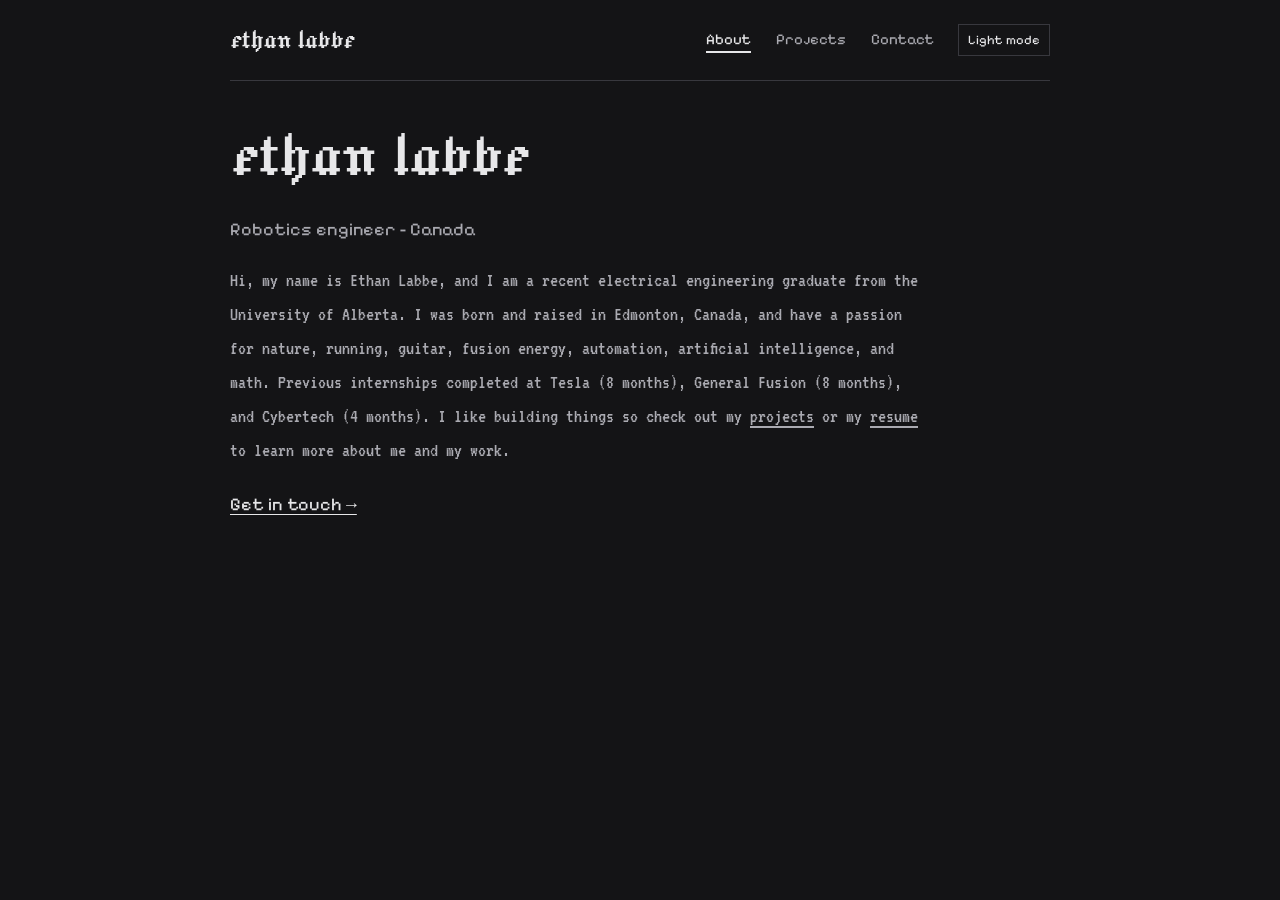
<file: index.html>
<!DOCTYPE html>
<html lang="en">

<head>
    <meta charset="UTF-8">
    <meta http-equiv="X-UA-Compatible" content="IE=edge">
    <meta name="viewport" content="width=device-width, initial-scale=1.0">

    <!-- SEO Optimization for your name -->
    <title>Ethan Labbe | Robotics Engineer</title>
    <meta name="description"
        content="Explore the project portfolio of Ethan Labbe, featuring work in Stereo Vision Systems, Fusion Energy research, and autonomous vehicle controls.">
    <meta name="author" content="Ethan Labbe">
    <link rel="canonical" href="https://ethanlabbe.github.io/" />

    <!-- Open Graph Tags for LinkedIn -->
    <meta property="og:title" content="Ethan Labbe | Project Portfolio">
    <meta property="og:description"
        content="Engineering portfolio featuring Stereo Vision Systems, Fusion Energy Fuel Targets, and Home Automation.">
    <meta property="og:url" content="https://ethanlabbe.github.io/">
    <meta property="og:type" content="website">

    <link rel="icon" type="image/png" href="external/logo.png">
    <meta name="theme-color" content="#141416">
    <link rel="preconnect" href="https://fonts.googleapis.com">
    <link rel="preconnect" href="https://fonts.gstatic.com" crossorigin>
    <link href="https://fonts.googleapis.com/css2?family=VT323&amp;family=Jacquard+12&amp;family=Pixelify+Sans&amp;display=swap" rel="stylesheet">
    <script src="theme.js"></script>
    <link rel="stylesheet" href="style.css">
</head>

<body>
    <a class="skip-link" href="#main">Skip to content</a>
    <header class="site-header">
        <a class="wordmark" href="index.html">ethan labbe</a>
        <div class="header-actions"><nav aria-label="Main navigation"><a href="index.html" aria-current="page">About</a><a href="projects.html">Projects</a><a href="contact.html">Contact</a></nav><button class="theme-toggle" type="button" aria-label="Switch to light mode" aria-pressed="false" hidden>Light mode</button></div>
    </header>
<main id="main" class="wrap text-page"><h1>ethan labbe</h1><p class="intro-role">Robotics engineer - Canada</p><div class="about-layout"><div class="markdown-content"><p>Hi, my name is Ethan Labbe, and I am a recent electrical engineering graduate from the University of Alberta. I was born and raised in Edmonton, Canada, and have a passion for nature, running, guitar, fusion energy, automation, artificial intelligence, and math. Previous internships completed at Tesla (8 months), General Fusion (8 months), and Cybertech (4 months). I like building things so check out my <a href="projects.html">projects</a> or my <a href="external/Ethan_Labbe_Resume.pdf" target="_blank" rel="noopener noreferrer">resume</a> to learn more about me and my work.</p></div></div><a class="text-link" href="contact.html">Get in touch &#8594;</a></main>
</body>
</html>
</file>
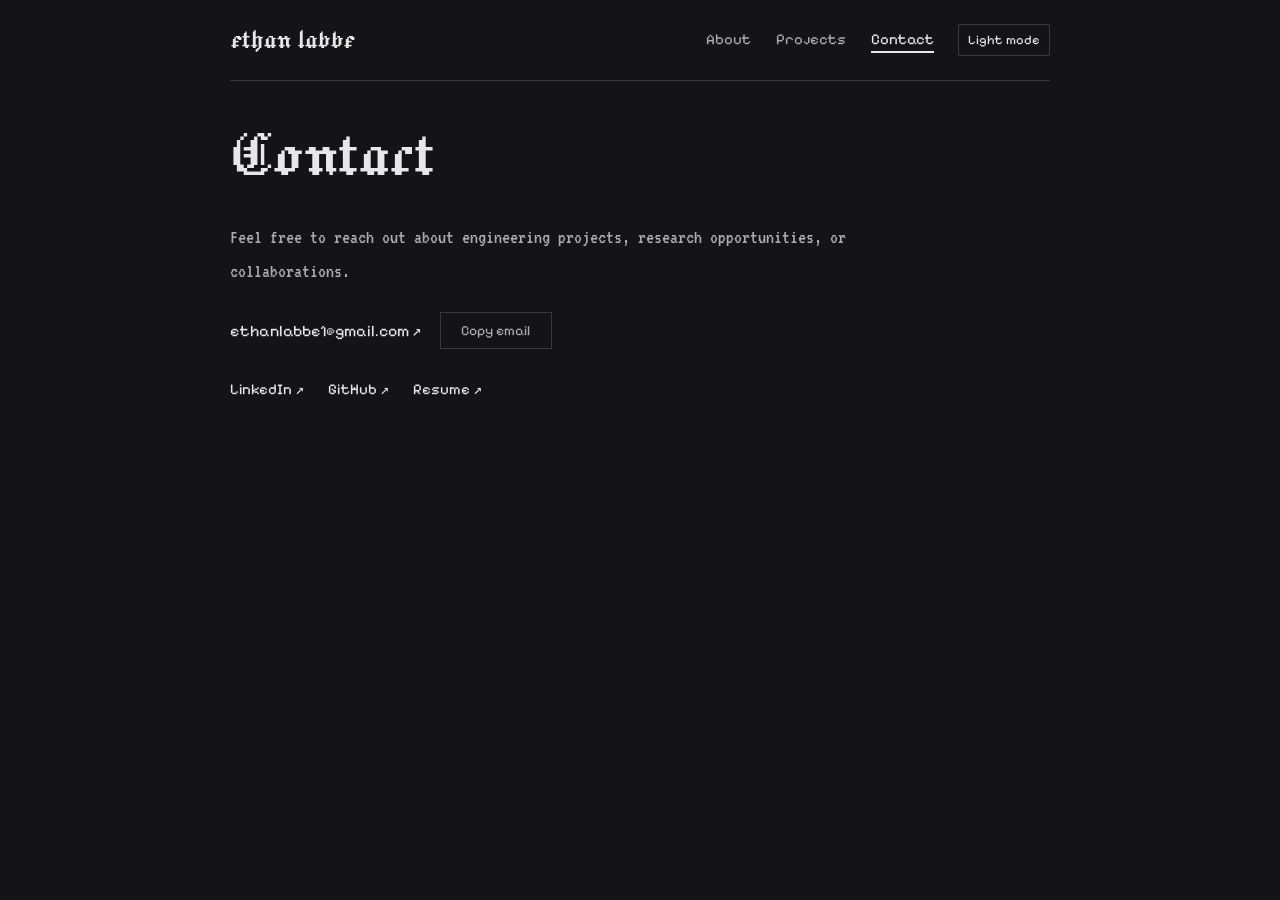
<file: contact.html>
<!DOCTYPE html>
<html lang="en">

<head>
    <meta charset="UTF-8">
    <meta http-equiv="X-UA-Compatible" content="IE=edge">
    <meta name="viewport" content="width=device-width, initial-scale=1.0">

    <!-- SEO Optimization for your name -->
    <title>Contact | Ethan Labbe</title>
    <meta name="description"
        content="Explore the project portfolio of Ethan Labbe, featuring work in Stereo Vision Systems, Fusion Energy research, and autonomous vehicle controls.">
    <meta name="author" content="Ethan Labbe">
    <link rel="canonical" href="https://ethanlabbe.github.io/contact.html" />

    <!-- Open Graph Tags for LinkedIn -->
    <meta property="og:title" content="Ethan Labbe | Project Portfolio">
    <meta property="og:description"
        content="Engineering portfolio featuring Stereo Vision Systems, Fusion Energy Fuel Targets, and Home Automation.">
    <meta property="og:url" content="https://ethanlabbe.github.io/contact.html">
    <meta property="og:type" content="website">

    <link rel="icon" type="image/png" href="external/logo.png">
    <meta name="theme-color" content="#141416">
    <link rel="preconnect" href="https://fonts.googleapis.com">
    <link rel="preconnect" href="https://fonts.gstatic.com" crossorigin>
    <link href="https://fonts.googleapis.com/css2?family=VT323&amp;family=Jacquard+12&amp;family=Pixelify+Sans&amp;display=swap" rel="stylesheet">
    <script src="theme.js"></script>
    <link rel="stylesheet" href="style.css">
</head>

<body>
    <a class="skip-link" href="#main">Skip to content</a>
    <header class="site-header">
        <a class="wordmark" href="index.html">ethan labbe</a>
        <div class="header-actions"><nav aria-label="Main navigation"><a href="index.html">About</a><a href="projects.html">Projects</a><a href="contact.html" aria-current="page">Contact</a></nav><button class="theme-toggle" type="button" aria-label="Switch to light mode" aria-pressed="false" hidden>Light mode</button></div>
    </header>
<main id="main" class="text-page"><section id="contact" class="contact-section wrap" aria-labelledby="contact-title"><h1 id="contact-title">Contact</h1><div id="contact-content" class="markdown-content"><p>Feel free to reach out about engineering projects, research opportunities, or collaborations.</p></div><div class="contact-row"><a class="contact-email" href="mailto:ethanlabbe1@gmail.com">ethanlabbe1@gmail.com <span aria-hidden="true">&nearr;</span></a><button class="copy-email" type="button" data-email="ethanlabbe1@gmail.com" aria-label="Copy email address" aria-live="polite">Copy email</button></div><div class="social-links"><a target="_blank" rel="noopener noreferrer" href="https://www.linkedin.com/in/ethan-labbe/">LinkedIn &nearr;</a><a target="_blank" rel="noopener noreferrer" href="https://github.com/EthanLabbe">GitHub &nearr;</a><a target="_blank" rel="noopener noreferrer" href="external/Ethan_Labbe_Resume.pdf">Resume &nearr;</a></div></section></main>
<script src="contact.js" defer></script>
</body>
</html>
</file>
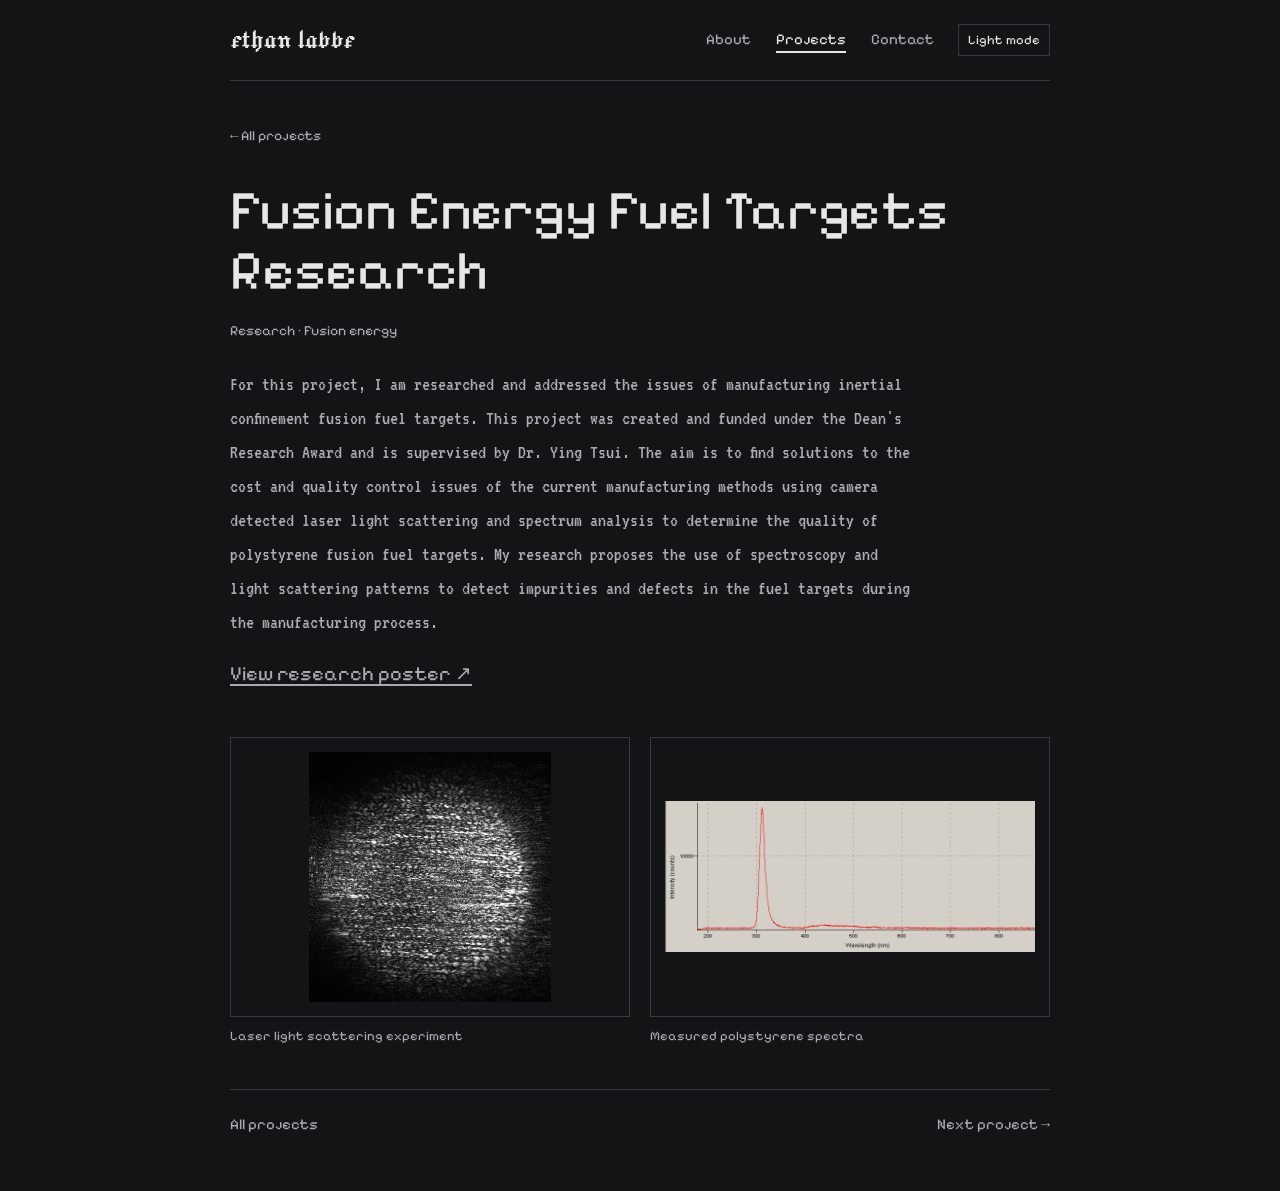
<file: fusion-energy.html>
<!DOCTYPE html>
<html lang="en">

<head>
    <meta charset="UTF-8">
    <meta http-equiv="X-UA-Compatible" content="IE=edge">
    <meta name="viewport" content="width=device-width, initial-scale=1.0">

    <!-- SEO Optimization for your name -->
    <title>Fusion Energy Fuel Targets Research | Ethan Labbe</title>
    <meta name="description"
        content="Explore the project portfolio of Ethan Labbe, featuring work in Stereo Vision Systems, Fusion Energy research, and autonomous vehicle controls.">
    <meta name="author" content="Ethan Labbe">
    <link rel="canonical" href="https://ethanlabbe.github.io/fusion-energy.html" />

    <!-- Open Graph Tags for LinkedIn -->
    <meta property="og:title" content="Ethan Labbe | Project Portfolio">
    <meta property="og:description"
        content="Engineering portfolio featuring Stereo Vision Systems, Fusion Energy Fuel Targets, and Home Automation.">
    <meta property="og:url" content="https://ethanlabbe.github.io/fusion-energy.html">
    <meta property="og:type" content="website">

    <link rel="icon" type="image/png" href="external/logo.png">
    <meta name="theme-color" content="#141416">
    <link rel="preconnect" href="https://fonts.googleapis.com">
    <link rel="preconnect" href="https://fonts.gstatic.com" crossorigin>
    <link href="https://fonts.googleapis.com/css2?family=VT323&amp;family=Jacquard+12&amp;family=Pixelify+Sans&amp;display=swap" rel="stylesheet">
    <script src="theme.js"></script>
    <link rel="stylesheet" href="style.css">
</head>

<body>
    <a class="skip-link" href="#main">Skip to content</a>
    <header class="site-header">
        <a class="wordmark" href="index.html">ethan labbe</a>
        <div class="header-actions"><nav aria-label="Main navigation"><a href="index.html">About</a><a href="projects.html" aria-current="page">Projects</a><a href="contact.html">Contact</a></nav><button class="theme-toggle" type="button" aria-label="Switch to light mode" aria-pressed="false" hidden>Light mode</button></div>
    </header>
<main id="main" class="wrap detail-page"><a class="back-link" href="projects.html">&#8592; All projects</a><article class="project">
                <div class="project-heading"><div><p class="eyebrow">Research &middot; Fusion energy</p><h1>Fusion Energy Fuel Targets Research</h1></div></div>
                <div class="project-body"><div id="project-fusion-energy-fuel-research"><p>For this project, I am researched and addressed the issues of manufacturing inertial confinement fusion fuel targets. This project was created and funded under the Dean&#x27;s Research Award and is supervised by Dr. Ying Tsui. The aim is to find solutions to the cost and quality control issues of the current manufacturing methods using camera detected laser light scattering and spectrum analysis to determine the quality of polystyrene fusion fuel targets. My research proposes the use of spectroscopy and light scattering patterns to detect impurities and defects in the fuel targets during the manufacturing process.</p></div><a class="text-link research-link" target="_blank" rel="noopener noreferrer" href="external/DRAposter2.pdf">View research poster <span aria-hidden="true">&nearr;</span></a></div>
<div class="project-gallery"><figure><img loading="lazy" decoding="async" src="external/Samplelightscattering.webp" alt="Laser light scattering experiment"><figcaption>Laser light scattering experiment</figcaption></figure><figure><img loading="lazy" decoding="async" src="external/Polystyrenespectra.webp" alt="Measured polystyrene spectra"><figcaption>Measured polystyrene spectra</figcaption></figure></div>
            </article><nav class="project-pagination" aria-label="Project navigation"><a href="projects.html">All projects</a><a href="solar-tracking.html">Next project &#8594;</a></nav></main>
</body>
</html>
</file>
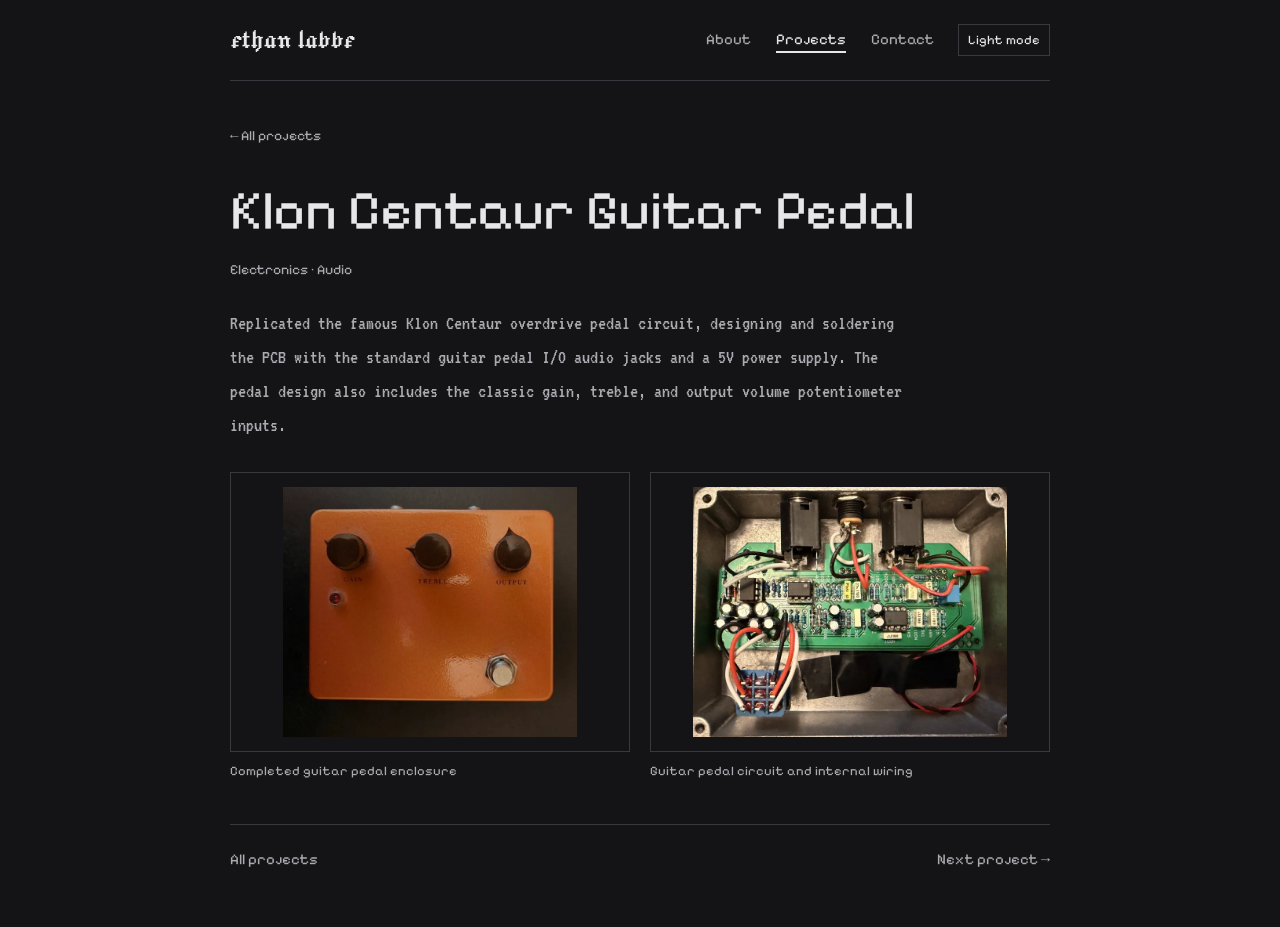
<file: guitar-pedal.html>
<!DOCTYPE html>
<html lang="en">

<head>
    <meta charset="UTF-8">
    <meta http-equiv="X-UA-Compatible" content="IE=edge">
    <meta name="viewport" content="width=device-width, initial-scale=1.0">

    <!-- SEO Optimization for your name -->
    <title>Klon Centaur Guitar Pedal | Ethan Labbe</title>
    <meta name="description"
        content="Explore the project portfolio of Ethan Labbe, featuring work in Stereo Vision Systems, Fusion Energy research, and autonomous vehicle controls.">
    <meta name="author" content="Ethan Labbe">
    <link rel="canonical" href="https://ethanlabbe.github.io/guitar-pedal.html" />

    <!-- Open Graph Tags for LinkedIn -->
    <meta property="og:title" content="Ethan Labbe | Project Portfolio">
    <meta property="og:description"
        content="Engineering portfolio featuring Stereo Vision Systems, Fusion Energy Fuel Targets, and Home Automation.">
    <meta property="og:url" content="https://ethanlabbe.github.io/guitar-pedal.html">
    <meta property="og:type" content="website">

    <link rel="icon" type="image/png" href="external/logo.png">
    <meta name="theme-color" content="#141416">
    <link rel="preconnect" href="https://fonts.googleapis.com">
    <link rel="preconnect" href="https://fonts.gstatic.com" crossorigin>
    <link href="https://fonts.googleapis.com/css2?family=VT323&amp;family=Jacquard+12&amp;family=Pixelify+Sans&amp;display=swap" rel="stylesheet">
    <script src="theme.js"></script>
    <link rel="stylesheet" href="style.css">
</head>

<body>
    <a class="skip-link" href="#main">Skip to content</a>
    <header class="site-header">
        <a class="wordmark" href="index.html">ethan labbe</a>
        <div class="header-actions"><nav aria-label="Main navigation"><a href="index.html">About</a><a href="projects.html" aria-current="page">Projects</a><a href="contact.html">Contact</a></nav><button class="theme-toggle" type="button" aria-label="Switch to light mode" aria-pressed="false" hidden>Light mode</button></div>
    </header>
<main id="main" class="wrap detail-page"><a class="back-link" href="projects.html">&#8592; All projects</a><article class="project">
                <div class="project-heading"><div><p class="eyebrow">Electronics &middot; Audio</p><h1>Klon Centaur Guitar Pedal</h1></div></div>
                <div class="project-body"><div id="project-guitar-pedal"><p>Replicated the famous Klon Centaur overdrive pedal circuit, designing and soldering the PCB with the standard guitar pedal I/O audio jacks and a 5V power supply. The pedal design also includes the classic gain, treble, and output volume potentiometer inputs.</p></div></div>
<div class="project-gallery"><figure><img loading="lazy" decoding="async" src="external/guitar-pedal-enclosure.webp" alt="Completed guitar pedal enclosure"><figcaption>Completed guitar pedal enclosure</figcaption></figure><figure><img loading="lazy" decoding="async" src="external/guitar-pedal-open.webp" alt="Guitar pedal circuit and internal wiring"><figcaption>Guitar pedal circuit and internal wiring</figcaption></figure></div>
            </article><nav class="project-pagination" aria-label="Project navigation"><a href="projects.html">All projects</a><a href="fusion-energy.html">Next project &#8594;</a></nav></main>
</body>
</html>
</file>
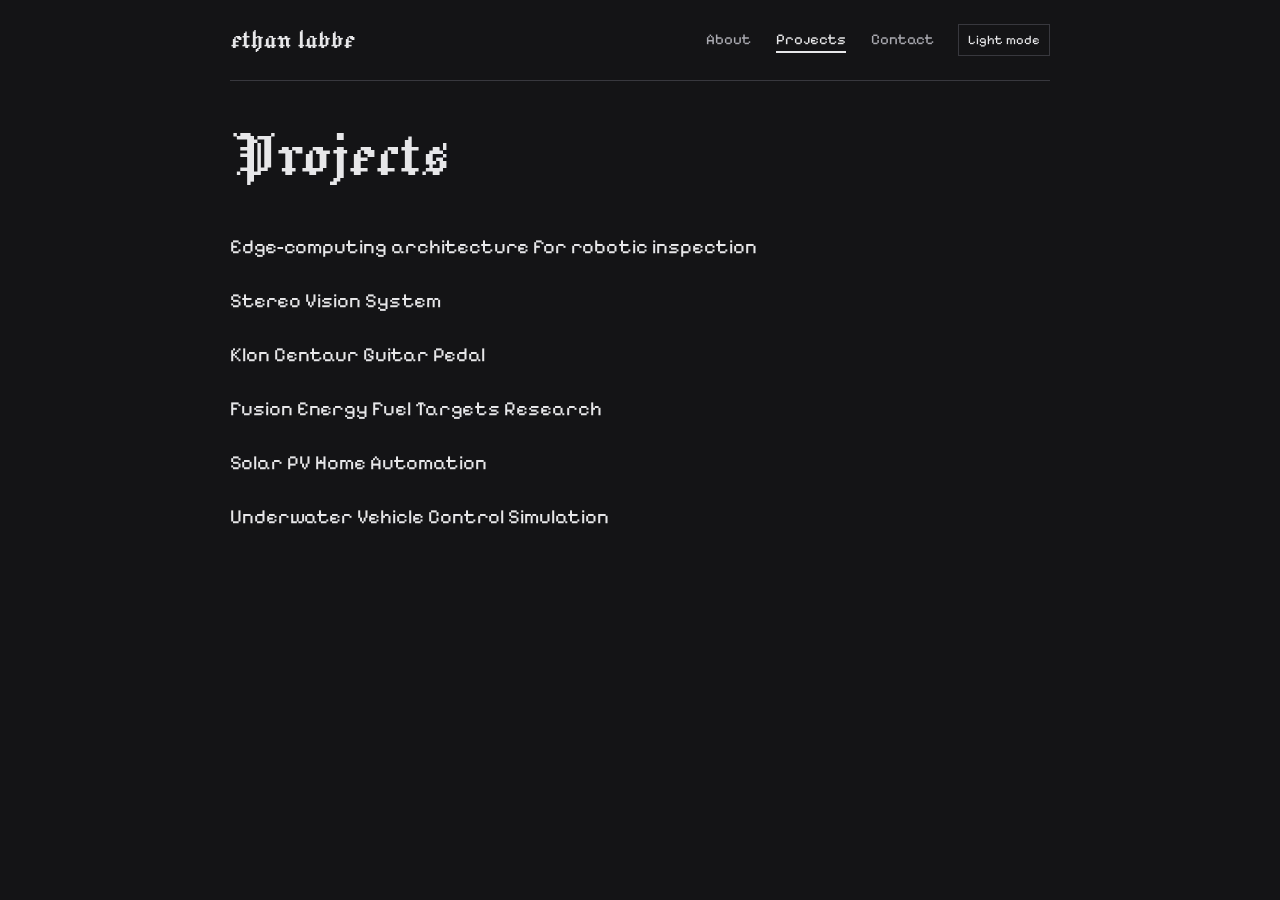
<file: projects.html>
<!DOCTYPE html>
<html lang="en">

<head>
    <meta charset="UTF-8">
    <meta http-equiv="X-UA-Compatible" content="IE=edge">
    <meta name="viewport" content="width=device-width, initial-scale=1.0">

    <!-- SEO Optimization for your name -->
    <title>Projects | Ethan Labbe</title>
    <meta name="description"
        content="Explore the project portfolio of Ethan Labbe, featuring work in Stereo Vision Systems, Fusion Energy research, and autonomous vehicle controls.">
    <meta name="author" content="Ethan Labbe">
    <link rel="canonical" href="https://ethanlabbe.github.io/projects.html" />

    <!-- Open Graph Tags for LinkedIn -->
    <meta property="og:title" content="Ethan Labbe | Project Portfolio">
    <meta property="og:description"
        content="Engineering portfolio featuring Stereo Vision Systems, Fusion Energy Fuel Targets, and Home Automation.">
    <meta property="og:url" content="https://ethanlabbe.github.io/projects.html">
    <meta property="og:type" content="website">

    <link rel="icon" type="image/png" href="external/logo.png">
    <meta name="theme-color" content="#141416">
    <link rel="preconnect" href="https://fonts.googleapis.com">
    <link rel="preconnect" href="https://fonts.gstatic.com" crossorigin>
    <link href="https://fonts.googleapis.com/css2?family=VT323&amp;family=Jacquard+12&amp;family=Pixelify+Sans&amp;display=swap" rel="stylesheet">
    <script src="theme.js"></script>
    <link rel="stylesheet" href="style.css">
</head>

<body>
    <a class="skip-link" href="#main">Skip to content</a>
    <header class="site-header">
        <a class="wordmark" href="index.html">ethan labbe</a>
        <div class="header-actions"><nav aria-label="Main navigation"><a href="index.html">About</a><a href="projects.html" aria-current="page">Projects</a><a href="contact.html">Contact</a></nav><button class="theme-toggle" type="button" aria-label="Switch to light mode" aria-pressed="false" hidden>Light mode</button></div>
    </header>
<main id="main" class="wrap text-page"><section aria-labelledby="projects-title"><h1 id="projects-title">Projects</h1><ul class="project-list"><li><a class="project-link" href="robotic-inspection.html"><span><span class="project-name">Edge-computing architecture for robotic inspection</span></span></a></li>
<li><a class="project-link" href="stereo-vision.html"><span><span class="project-name">Stereo Vision System</span></span></a></li>
<li><a class="project-link" href="guitar-pedal.html"><span><span class="project-name">Klon Centaur Guitar Pedal</span></span></a></li>
<li><a class="project-link" href="fusion-energy.html"><span><span class="project-name">Fusion Energy Fuel Targets Research</span></span></a></li>
<li><a class="project-link" href="solar-tracking.html"><span><span class="project-name">Solar PV Home Automation</span></span></a></li>
<li><a class="project-link" href="underwater-vehicle.html"><span><span class="project-name">Underwater Vehicle Control Simulation</span></span></a></li>
</ul></section></main>
</body>
</html>
</file>
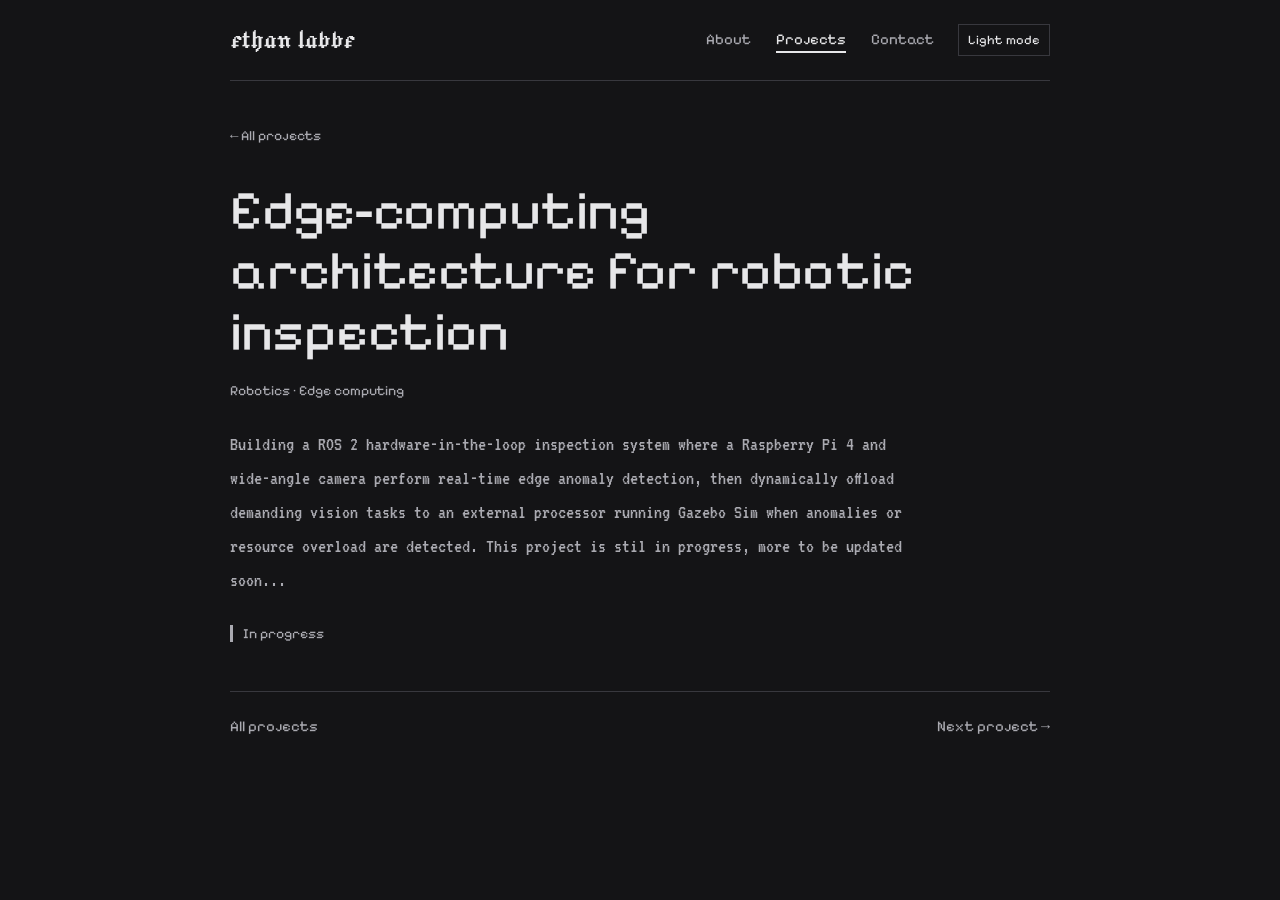
<file: robotic-inspection.html>
<!DOCTYPE html>
<html lang="en">

<head>
    <meta charset="UTF-8">
    <meta http-equiv="X-UA-Compatible" content="IE=edge">
    <meta name="viewport" content="width=device-width, initial-scale=1.0">

    <!-- SEO Optimization for your name -->
    <title>Edge-computing architecture for robotic inspection | Ethan Labbe</title>
    <meta name="description"
        content="Explore the project portfolio of Ethan Labbe, featuring work in Stereo Vision Systems, Fusion Energy research, and autonomous vehicle controls.">
    <meta name="author" content="Ethan Labbe">
    <link rel="canonical" href="https://ethanlabbe.github.io/robotic-inspection.html" />

    <!-- Open Graph Tags for LinkedIn -->
    <meta property="og:title" content="Ethan Labbe | Project Portfolio">
    <meta property="og:description"
        content="Engineering portfolio featuring Stereo Vision Systems, Fusion Energy Fuel Targets, and Home Automation.">
    <meta property="og:url" content="https://ethanlabbe.github.io/robotic-inspection.html">
    <meta property="og:type" content="website">

    <link rel="icon" type="image/png" href="external/logo.png">
    <meta name="theme-color" content="#141416">
    <link rel="preconnect" href="https://fonts.googleapis.com">
    <link rel="preconnect" href="https://fonts.gstatic.com" crossorigin>
    <link href="https://fonts.googleapis.com/css2?family=VT323&amp;family=Jacquard+12&amp;family=Pixelify+Sans&amp;display=swap" rel="stylesheet">
    <script src="theme.js"></script>
    <link rel="stylesheet" href="style.css">
</head>

<body>
    <a class="skip-link" href="#main">Skip to content</a>
    <header class="site-header">
        <a class="wordmark" href="index.html">ethan labbe</a>
        <div class="header-actions"><nav aria-label="Main navigation"><a href="index.html">About</a><a href="projects.html" aria-current="page">Projects</a><a href="contact.html">Contact</a></nav><button class="theme-toggle" type="button" aria-label="Switch to light mode" aria-pressed="false" hidden>Light mode</button></div>
    </header>
<main id="main" class="wrap detail-page"><a class="back-link" href="projects.html">&#8592; All projects</a><article class="project">
                <div class="project-heading"><div><p class="eyebrow">Robotics &middot; Edge computing</p><h1>Edge-computing architecture for robotic inspection</h1></div></div>
                <div class="project-body"><div id="project-robotic-inspection"><p>Building a ROS 2 hardware-in-the-loop inspection system where a Raspberry Pi 4 and wide-angle camera perform real-time edge anomaly detection, then dynamically offload demanding vision tasks to an external processor running Gazebo Sim when anomalies or resource overload are detected. This project is stil in progress, more to be updated soon...</p></div><span class="progress-tag">In progress</span></div>
            </article><nav class="project-pagination" aria-label="Project navigation"><a href="projects.html">All projects</a><a href="stereo-vision.html">Next project &#8594;</a></nav></main>
</body>
</html>
</file>
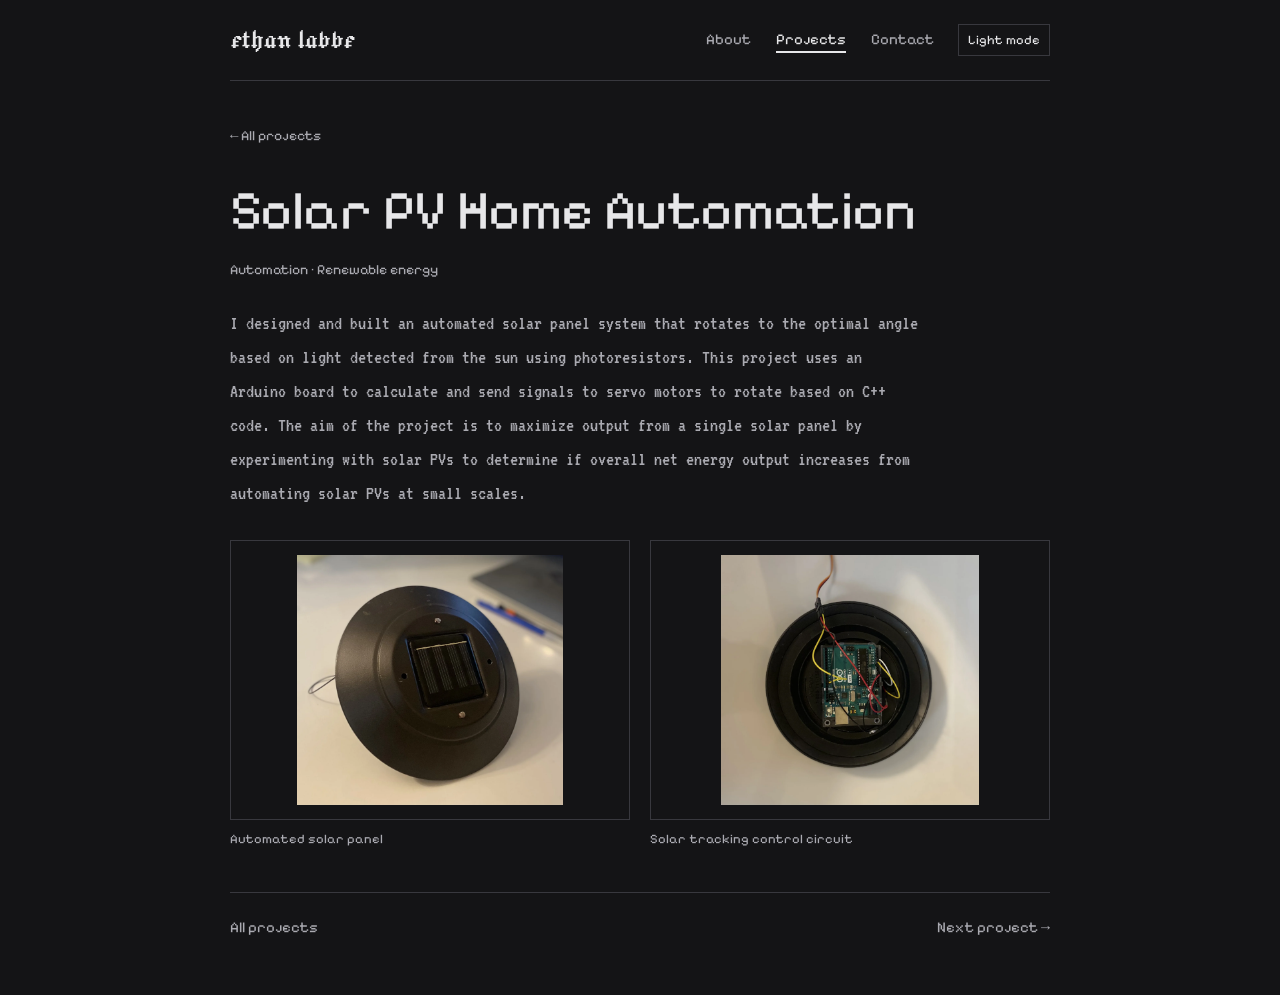
<file: solar-tracking.html>
<!DOCTYPE html>
<html lang="en">

<head>
    <meta charset="UTF-8">
    <meta http-equiv="X-UA-Compatible" content="IE=edge">
    <meta name="viewport" content="width=device-width, initial-scale=1.0">

    <!-- SEO Optimization for your name -->
    <title>Solar PV Home Automation | Ethan Labbe</title>
    <meta name="description"
        content="Explore the project portfolio of Ethan Labbe, featuring work in Stereo Vision Systems, Fusion Energy research, and autonomous vehicle controls.">
    <meta name="author" content="Ethan Labbe">
    <link rel="canonical" href="https://ethanlabbe.github.io/solar-tracking.html" />

    <!-- Open Graph Tags for LinkedIn -->
    <meta property="og:title" content="Ethan Labbe | Project Portfolio">
    <meta property="og:description"
        content="Engineering portfolio featuring Stereo Vision Systems, Fusion Energy Fuel Targets, and Home Automation.">
    <meta property="og:url" content="https://ethanlabbe.github.io/solar-tracking.html">
    <meta property="og:type" content="website">

    <link rel="icon" type="image/png" href="external/logo.png">
    <meta name="theme-color" content="#141416">
    <link rel="preconnect" href="https://fonts.googleapis.com">
    <link rel="preconnect" href="https://fonts.gstatic.com" crossorigin>
    <link href="https://fonts.googleapis.com/css2?family=VT323&amp;family=Jacquard+12&amp;family=Pixelify+Sans&amp;display=swap" rel="stylesheet">
    <script src="theme.js"></script>
    <link rel="stylesheet" href="style.css">
</head>

<body>
    <a class="skip-link" href="#main">Skip to content</a>
    <header class="site-header">
        <a class="wordmark" href="index.html">ethan labbe</a>
        <div class="header-actions"><nav aria-label="Main navigation"><a href="index.html">About</a><a href="projects.html" aria-current="page">Projects</a><a href="contact.html">Contact</a></nav><button class="theme-toggle" type="button" aria-label="Switch to light mode" aria-pressed="false" hidden>Light mode</button></div>
    </header>
<main id="main" class="wrap detail-page"><a class="back-link" href="projects.html">&#8592; All projects</a><article class="project">
                <div class="project-heading"><div><p class="eyebrow">Automation &middot; Renewable energy</p><h1>Solar PV Home Automation</h1></div></div>
                <div class="project-body"><div id="project-solar-pv-home-automation"><p>I designed and built an automated solar panel system that rotates to the optimal angle based on light detected from the sun using photoresistors. This project uses an Arduino board to calculate and send signals to servo motors to rotate based on C++ code. The aim of the project is to maximize output from a single solar panel by experimenting with solar PVs to determine if overall net energy output increases from automating solar PVs at small scales.</p></div></div>
<div class="project-gallery"><figure><img loading="lazy" decoding="async" src="external/SolarPanel.webp" alt="Automated solar panel"><figcaption>Automated solar panel</figcaption></figure><figure><img loading="lazy" decoding="async" src="external/PanelWiring.webp" alt="Solar tracking control circuit"><figcaption>Solar tracking control circuit</figcaption></figure></div>
            </article><nav class="project-pagination" aria-label="Project navigation"><a href="projects.html">All projects</a><a href="underwater-vehicle.html">Next project &#8594;</a></nav></main>
</body>
</html>
</file>
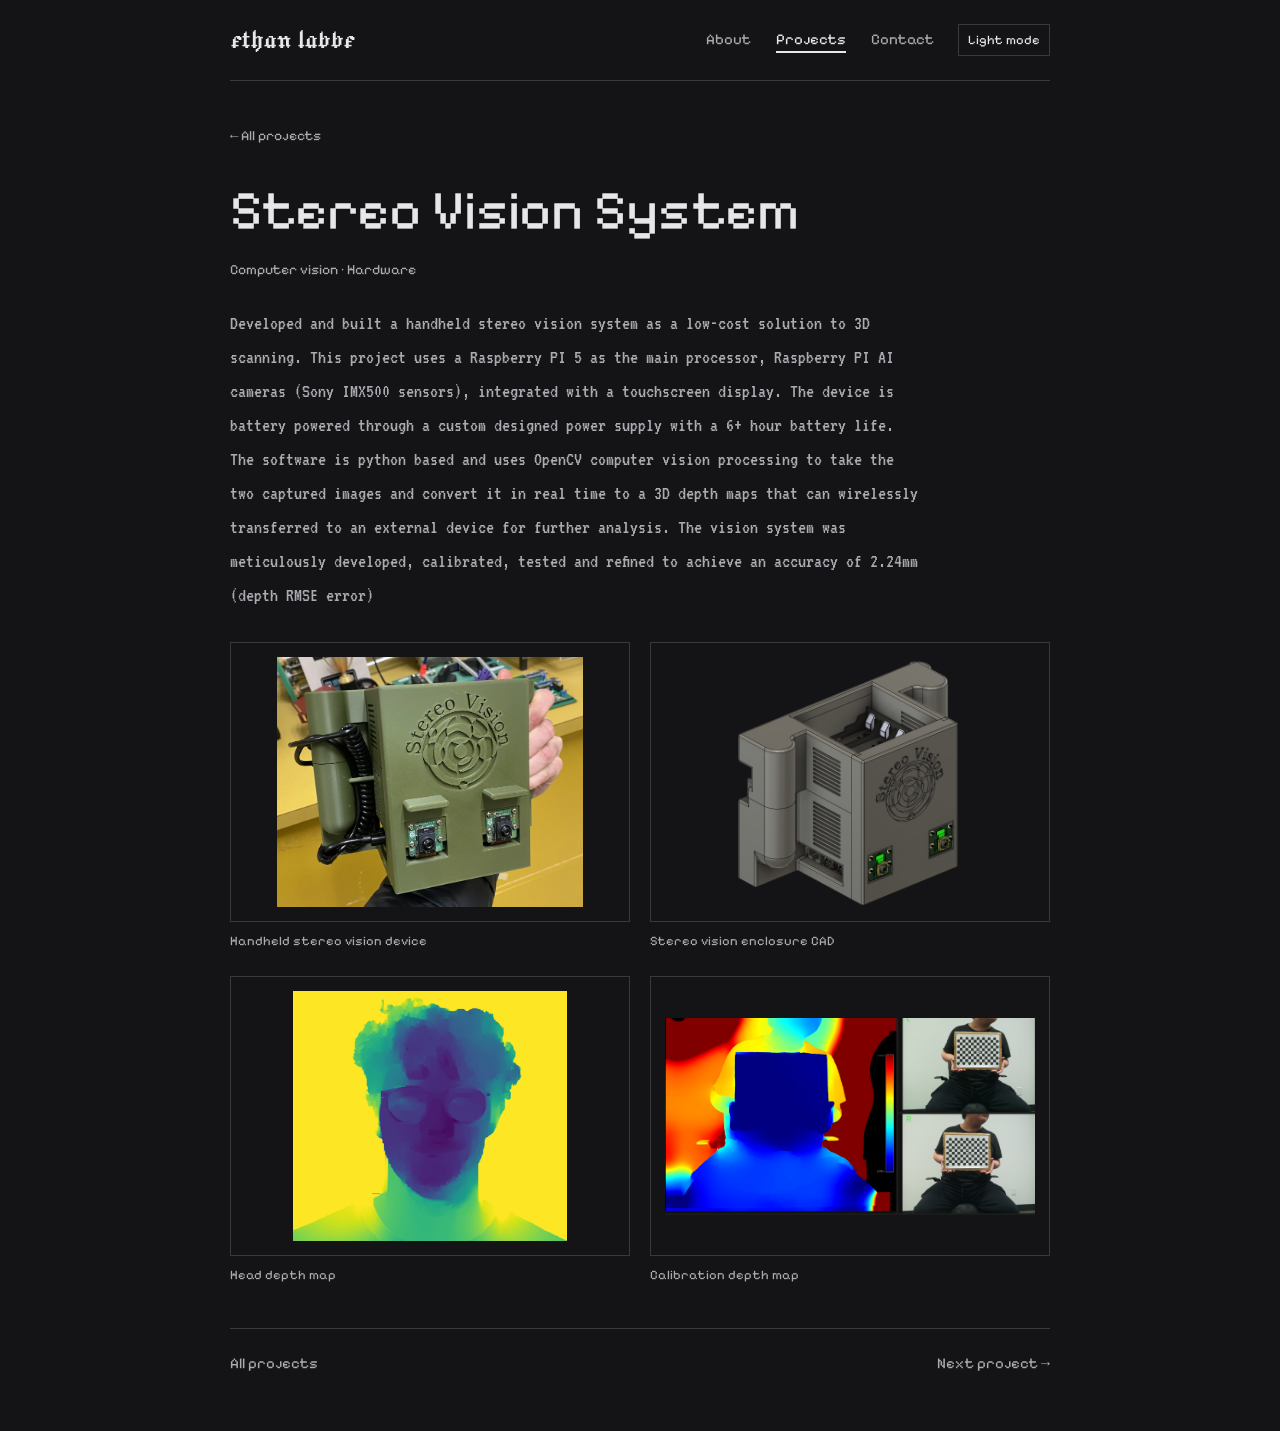
<file: stereo-vision.html>
<!DOCTYPE html>
<html lang="en">

<head>
    <meta charset="UTF-8">
    <meta http-equiv="X-UA-Compatible" content="IE=edge">
    <meta name="viewport" content="width=device-width, initial-scale=1.0">

    <!-- SEO Optimization for your name -->
    <title>Stereo Vision System | Ethan Labbe</title>
    <meta name="description"
        content="Explore the project portfolio of Ethan Labbe, featuring work in Stereo Vision Systems, Fusion Energy research, and autonomous vehicle controls.">
    <meta name="author" content="Ethan Labbe">
    <link rel="canonical" href="https://ethanlabbe.github.io/stereo-vision.html" />

    <!-- Open Graph Tags for LinkedIn -->
    <meta property="og:title" content="Ethan Labbe | Project Portfolio">
    <meta property="og:description"
        content="Engineering portfolio featuring Stereo Vision Systems, Fusion Energy Fuel Targets, and Home Automation.">
    <meta property="og:url" content="https://ethanlabbe.github.io/stereo-vision.html">
    <meta property="og:type" content="website">

    <link rel="icon" type="image/png" href="external/logo.png">
    <meta name="theme-color" content="#141416">
    <link rel="preconnect" href="https://fonts.googleapis.com">
    <link rel="preconnect" href="https://fonts.gstatic.com" crossorigin>
    <link href="https://fonts.googleapis.com/css2?family=VT323&amp;family=Jacquard+12&amp;family=Pixelify+Sans&amp;display=swap" rel="stylesheet">
    <script src="theme.js"></script>
    <link rel="stylesheet" href="style.css">
</head>

<body>
    <a class="skip-link" href="#main">Skip to content</a>
    <header class="site-header">
        <a class="wordmark" href="index.html">ethan labbe</a>
        <div class="header-actions"><nav aria-label="Main navigation"><a href="index.html">About</a><a href="projects.html" aria-current="page">Projects</a><a href="contact.html">Contact</a></nav><button class="theme-toggle" type="button" aria-label="Switch to light mode" aria-pressed="false" hidden>Light mode</button></div>
    </header>
<main id="main" class="wrap detail-page"><a class="back-link" href="projects.html">&#8592; All projects</a><article class="project">
                <div class="project-heading"><div><p class="eyebrow">Computer vision &middot; Hardware</p><h1>Stereo Vision System</h1></div></div>
                <div class="project-body"><div id="project-stereo-vision-system"><p>Developed and built a handheld stereo vision system as a low-cost solution to 3D scanning. This project uses a Raspberry PI 5 as the main processor, Raspberry PI AI cameras (Sony IMX500 sensors), integrated with a touchscreen display. The device is battery powered through a custom designed power supply with a 6+ hour battery life. The software is python based and uses OpenCV computer vision processing to take the two captured images and convert it in real time to a 3D depth maps that can wirelessly transferred to an external device for further analysis. The vision system was meticulously developed, calibrated, tested and refined to achieve an accuracy of 2.24mm (depth RMSE error)</p></div></div>
<div class="project-gallery"><figure><img loading="lazy" decoding="async" src="external/stereo-device.webp" alt="Handheld stereo vision device"><figcaption>Handheld stereo vision device</figcaption></figure><figure><img loading="lazy" decoding="async" src="external/stereo-cad.webp" alt="Stereo vision enclosure CAD"><figcaption>Stereo vision enclosure CAD</figcaption></figure><figure><img loading="lazy" decoding="async" src="external/head-depth-map.webp" alt="Head depth map"><figcaption>Head depth map</figcaption></figure><figure><img loading="lazy" decoding="async" src="external/calibration-depth-map.webp" alt="Calibration depth map"><figcaption>Calibration depth map</figcaption></figure></div>
            </article><nav class="project-pagination" aria-label="Project navigation"><a href="projects.html">All projects</a><a href="guitar-pedal.html">Next project &#8594;</a></nav></main>
</body>
</html>
</file>
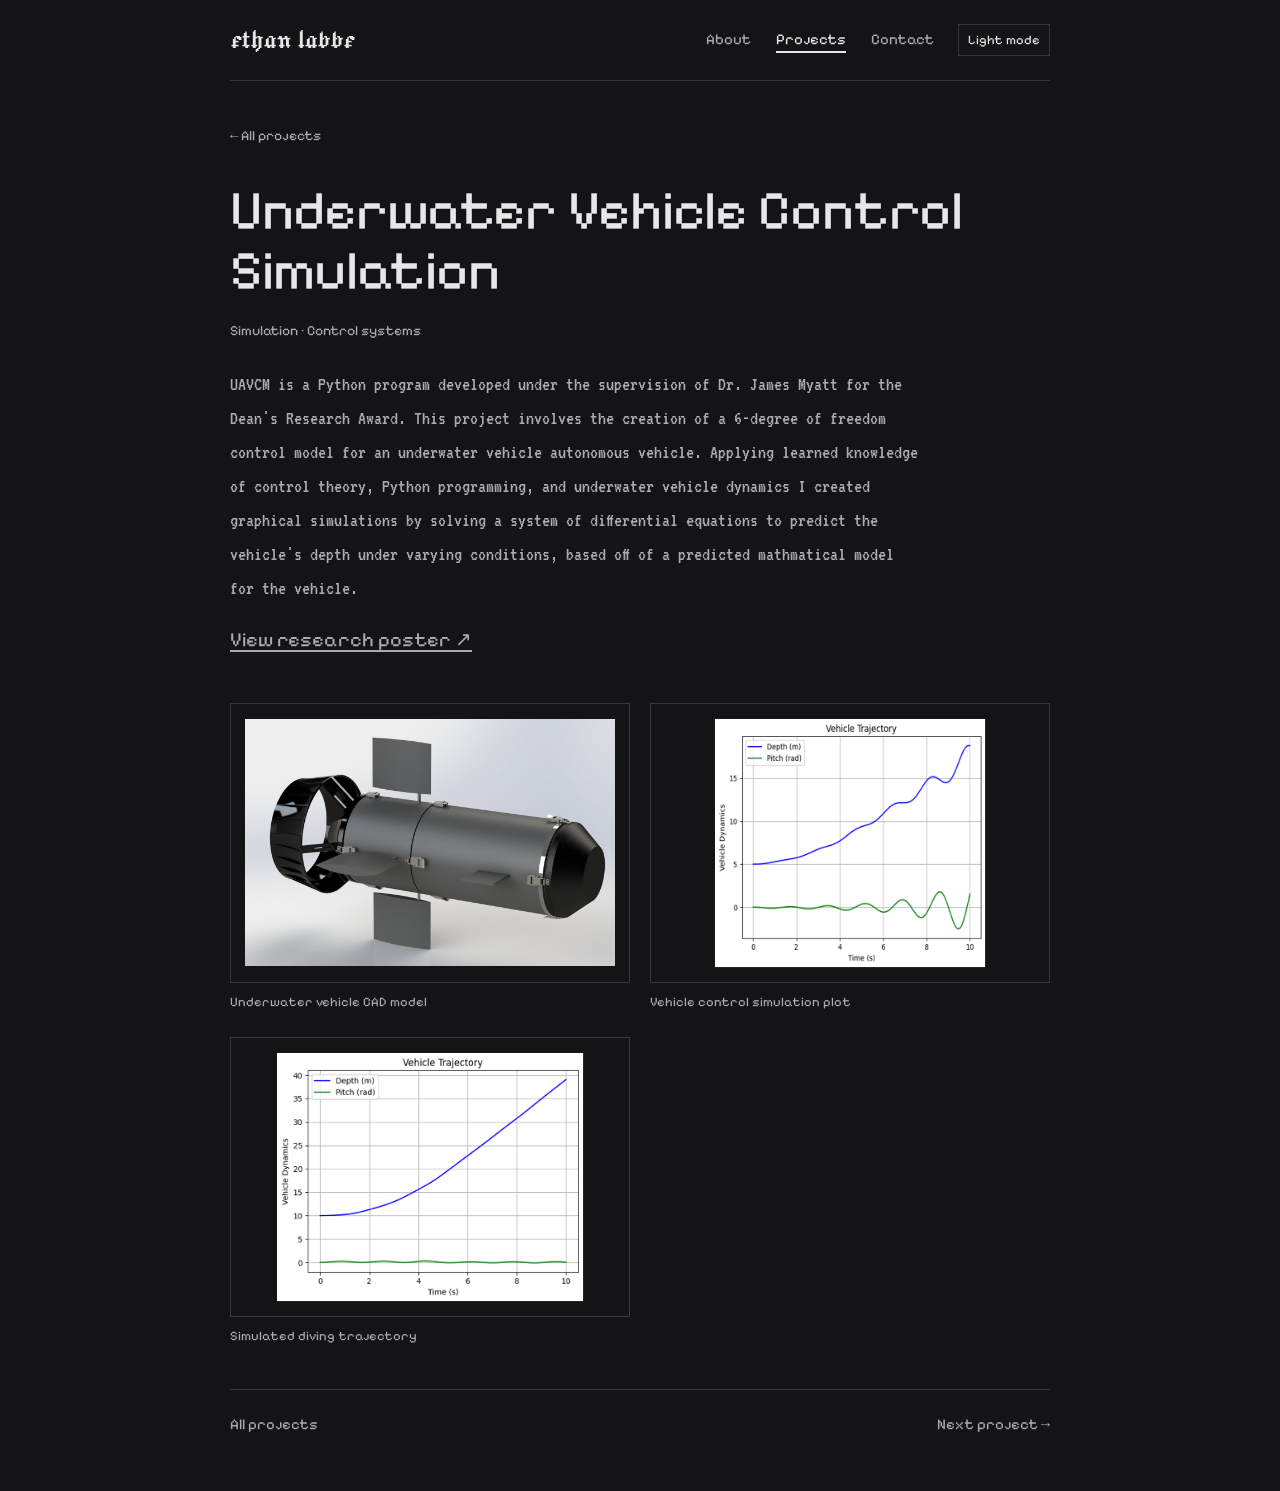
<file: underwater-vehicle.html>
<!DOCTYPE html>
<html lang="en">

<head>
    <meta charset="UTF-8">
    <meta http-equiv="X-UA-Compatible" content="IE=edge">
    <meta name="viewport" content="width=device-width, initial-scale=1.0">

    <!-- SEO Optimization for your name -->
    <title>Underwater Vehicle Control Simulation | Ethan Labbe</title>
    <meta name="description"
        content="Explore the project portfolio of Ethan Labbe, featuring work in Stereo Vision Systems, Fusion Energy research, and autonomous vehicle controls.">
    <meta name="author" content="Ethan Labbe">
    <link rel="canonical" href="https://ethanlabbe.github.io/underwater-vehicle.html" />

    <!-- Open Graph Tags for LinkedIn -->
    <meta property="og:title" content="Ethan Labbe | Project Portfolio">
    <meta property="og:description"
        content="Engineering portfolio featuring Stereo Vision Systems, Fusion Energy Fuel Targets, and Home Automation.">
    <meta property="og:url" content="https://ethanlabbe.github.io/underwater-vehicle.html">
    <meta property="og:type" content="website">

    <link rel="icon" type="image/png" href="external/logo.png">
    <meta name="theme-color" content="#141416">
    <link rel="preconnect" href="https://fonts.googleapis.com">
    <link rel="preconnect" href="https://fonts.gstatic.com" crossorigin>
    <link href="https://fonts.googleapis.com/css2?family=VT323&amp;family=Jacquard+12&amp;family=Pixelify+Sans&amp;display=swap" rel="stylesheet">
    <script src="theme.js"></script>
    <link rel="stylesheet" href="style.css">
</head>

<body>
    <a class="skip-link" href="#main">Skip to content</a>
    <header class="site-header">
        <a class="wordmark" href="index.html">ethan labbe</a>
        <div class="header-actions"><nav aria-label="Main navigation"><a href="index.html">About</a><a href="projects.html" aria-current="page">Projects</a><a href="contact.html">Contact</a></nav><button class="theme-toggle" type="button" aria-label="Switch to light mode" aria-pressed="false" hidden>Light mode</button></div>
    </header>
<main id="main" class="wrap detail-page"><a class="back-link" href="projects.html">&#8592; All projects</a><article class="project">
                <div class="project-heading"><div><p class="eyebrow">Simulation &middot; Control systems</p><h1>Underwater Vehicle Control Simulation</h1></div></div>
                <div class="project-body"><div id="project-uavcm"><p>UAVCM is a Python program developed under the supervision of Dr. James Myatt for the Dean&#x27;s Research Award. This project involves the creation of a 6-degree of freedom control model for an underwater vehicle autonomous vehicle. Applying learned knowledge of control theory, Python programming, and underwater vehicle dynamics I created graphical simulations by solving a system of differential equations to predict the vehicle&#x27;s depth under varying conditions, based off of a predicted mathmatical model for the vehicle.</p></div><a class="text-link research-link" target="_blank" rel="noopener noreferrer" href="external/DRAposter.pdf">View research poster <span aria-hidden="true">&nearr;</span></a></div>
<div class="project-gallery"><figure><img loading="lazy" decoding="async" src="external/UAVCAD.webp" alt="Underwater vehicle CAD model"><figcaption>Underwater vehicle CAD model</figcaption></figure><figure><img loading="lazy" decoding="async" src="external/controlplot.webp" alt="Vehicle control simulation plot"><figcaption>Vehicle control simulation plot</figcaption></figure><figure><img loading="lazy" decoding="async" src="external/Divingplot.webp" alt="Simulated diving trajectory"><figcaption>Simulated diving trajectory</figcaption></figure></div>
            </article><nav class="project-pagination" aria-label="Project navigation"><a href="projects.html">All projects</a><a href="robotic-inspection.html">Next project &#8594;</a></nav></main>
</body>
</html>
</file>
<file: style.css>
:root {
    color-scheme: dark;
    --paper: #141416;
    --ink: #e7e7e9;
    --muted: #aaaab1;
    --line: #38383e;
    --link-hover: #ff9a45;
    --hover: #242429;
    --selection: #d3d3da;
    --selection-ink: #141416;
    --body: 'VT323', 'Courier New', monospace;
    --pixel: 'Jacquard 12', Georgia, serif;
    --pixel-text: 'Pixelify Sans', 'Courier New', monospace;
}
:root[data-theme="light"] {
    color-scheme: light;
    --paper: #fafafa;
    --ink: #202024;
    --muted: #595960;
    --line: #d4d4da;
    --link-hover: #d85a06;
    --hover: #eaeaef;
    --selection: #33333b;
    --selection-ink: #fff;
}
* { box-sizing: border-box; }
body { margin: 0; background: var(--paper); color: var(--ink); font: 20px/1.7 var(--body); }
a { font-family: var(--pixel-text); color: inherit; text-decoration: none; text-underline-offset: 4px; }
p a { font-family: inherit; }
a:hover { color: var(--link-hover); text-decoration: underline; }
a:focus-visible, button:focus-visible { outline: 2px solid var(--ink); outline-offset: 5px; }
a, button { touch-action: manipulation; }
::selection { background: var(--selection); color: var(--selection-ink); }
.wrap, .site-header { width: min(820px, calc(100% - 64px)); margin-inline: auto; }
.site-header { display: flex; justify-content: space-between; align-items: center; gap: 24px; padding-block: 24px; border-bottom: 1px solid var(--line); }
.wordmark { font: 30px/1 var(--pixel); }
nav { font-family: var(--pixel-text); display: flex; gap: 25px; color: var(--muted); font-size: 15px; }
nav [aria-current='page'] { color: var(--ink); text-decoration: underline; text-decoration-thickness: 2px; text-underline-offset: 7px; }
h1, h2, p { margin-top: 0; }
h1 { font-family: var(--pixel); font-weight: 400; letter-spacing: 0; }
h2, h3, h4, h5, h6 { font-family: var(--pixel-text); font-weight: 400; }
h1 { font-size: clamp(48px, 8vw, 72px); line-height: 1.1; margin-bottom: 18px; }
h2 { font-size: 30px; line-height: 1.2; margin-bottom: 16px; }
.intro-role { font-family: var(--pixel-text); font-size: 18px; color: var(--muted); margin-bottom: 18px; }
.project-list { list-style: none; padding: 0; margin: 24px 0 0; }
.project-link { display: inline-block; padding: 12px 0; }
.project-link:hover { text-decoration: none; }
.project-link:hover .project-name { text-decoration: underline; text-underline-offset: 4px; }
.project-name { display: block; font: 20px/1.5 var(--pixel-text); }
.detail-page, .text-page { padding-block: 36px 54px; }
.back-link { font-family: var(--pixel-text); display: inline-block; color: var(--muted); font-size: 14px; margin-bottom: 32px; }
.project-heading > div { display: flex; flex-direction: column; }
.project-heading h1 { font-family: var(--pixel-text); font-size: clamp(38px, 6vw, 55px); max-width: 740px; }
.eyebrow { font-family: var(--pixel-text); color: var(--muted); font-size: 14px; order: 1; margin-bottom: 24px; }
.project-body, .markdown-content { max-width: 690px; color: var(--muted); }
.project-body p, .markdown-content p { margin-bottom: 18px; }
.project-body a, .markdown-content a, .text-link { text-decoration: underline; }
.text-link[href="contact.html"] { font-size: 18px; }
.progress-tag { font-family: var(--pixel-text); font-size: 14px; border-left: 3px solid var(--muted); padding-left: 10px; }
.research-link { font-family: var(--pixel-text); display: inline-block; margin-bottom: 16px; }
.project-gallery { display: grid; grid-template-columns: repeat(2, minmax(0, 1fr)); gap: 24px 20px; margin-top: 30px; }
figure { margin: 0; min-width: 0; }
img { display: block; max-width: 100%; height: auto; }
figure img { width: 100%; height: 280px; padding: 14px; object-fit: contain; background: transparent; border: 1px solid var(--line); }
figcaption { font-family: var(--pixel-text); font-size: 13px; color: var(--muted); margin-top: 8px; }
.project-pagination { border-top: 1px solid var(--line); margin-top: 42px; padding-top: 22px; justify-content: space-between; }
.about-layout { margin-bottom: 20px; }
.contact-section h1 { margin-bottom: 24px; }
.contact-row { display: flex; align-items: center; flex-wrap: wrap; gap: 18px; margin-top: 24px; }
.contact-email { font-family: var(--pixel-text); font-size: 16px; }
.copy-email { font: 14px var(--pixel-text); background: none; border: 1px solid var(--line); color: var(--muted); padding: 9px 12px; cursor: pointer; min-width: 112px; }
.copy-email:hover { background: var(--hover); color: var(--ink); }
.social-links { font-family: var(--pixel-text); display: flex; flex-wrap: wrap; gap: 24px; margin-top: 28px; font-size: 15px; }
.skip-link { position: absolute; top: -100px; left: 20px; background: var(--ink); color: var(--paper); padding: 10px 16px; }
.skip-link:focus { top: 10px; }
@media (max-width: 600px) {
    .wrap, .site-header { width: calc(100% - 40px); }
    .site-header { gap: 16px; }
    .wordmark { font-size: 26px; }
    nav { gap: 18px; font-size: 14px; }
    .project-gallery { grid-template-columns: 1fr; }
    figure img { height: auto; max-height: 380px; }
}

.header-actions { display: flex; align-items: center; gap: 24px; }
.theme-toggle { border: 1px solid var(--line); padding: 6px 9px; background: transparent; color: var(--ink); font: 13px/1.4 var(--pixel-text); cursor: pointer; white-space: nowrap; }
.theme-toggle:hover { background: var(--hover); }
@media (max-width: 600px) {
    .site-header { flex-wrap: wrap; }
    .header-actions { width: 100%; justify-content: space-between; gap: 12px; }
}

nav a[aria-current="page"]:hover { color: var(--link-hover); }
</file>
